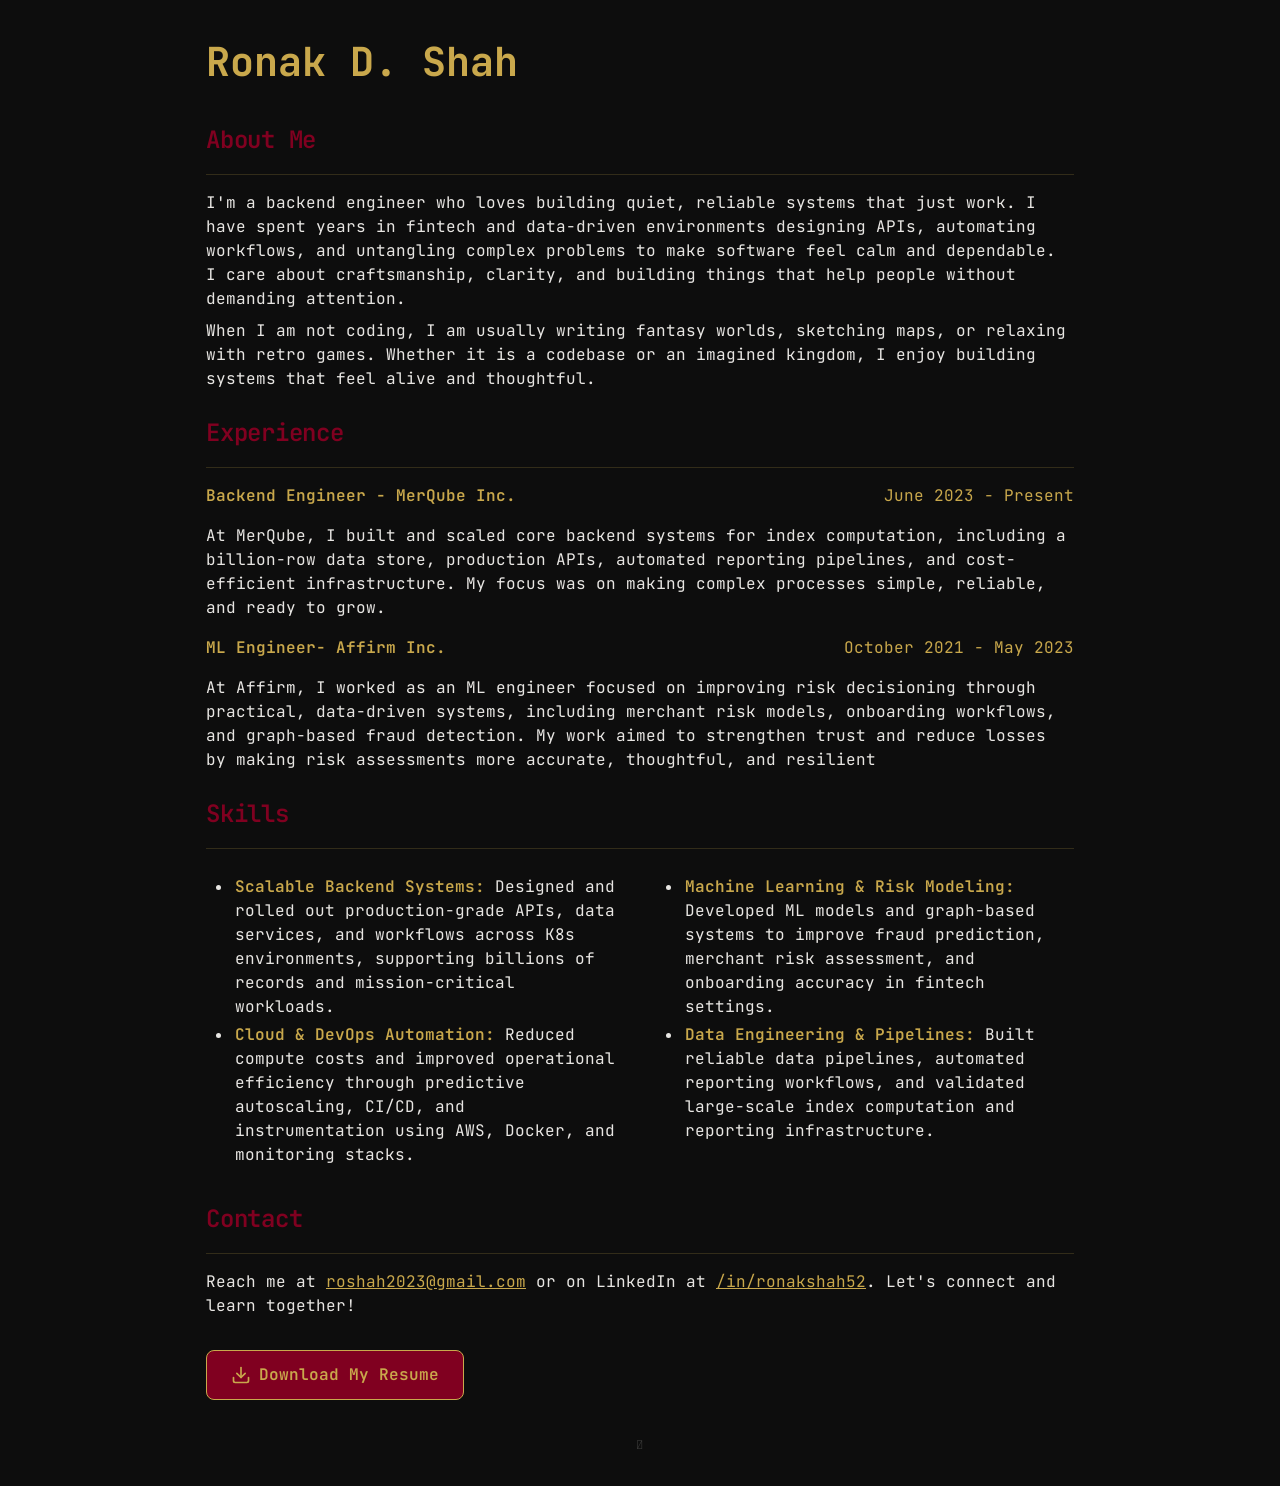
<file: index.html>
<!DOCTYPE html>
<html lang="en">
<head>
    <meta charset="utf-8">
    <meta name="viewport" content="width=device-width, initial-scale=1.0">
    <title>Ronak D. Shah</title>
    <link href="https://fonts.googleapis.com/css2?family=JetBrains+Mono:wght@400;600;700&display=swap" rel="stylesheet">
    <style>
        * {
            box-sizing: border-box;
            margin: 0;
            padding: 0;
        }

        body {
            font-family: 'JetBrains Mono', monospace;
            line-height: 1.5;
            color: #E8E6E3;
            background: #0D0D0D;
            max-width: 900px;
            margin: 2em auto;
            padding: 0 1em;
        }

        .cover-image {
            width: 100%;
            max-height: 30vh;
            object-fit: cover;
            object-position: center 50%;
        }

        .header-icon {
            font-size: 3rem;
            margin: -0.72em 0 1rem 0.07em;
        }

        h1 {
            font-size: 2.5rem;
            font-weight: 700;
            margin-bottom: 0.75em;
            color: #C9A84C;
        }

        h2 {
            font-size: 1.5rem;
            font-weight: 600;
            margin-top: 1.5rem;
            letter-spacing: -0.01em;
            color: #800020;
        }

        p {
            margin: 0.5em 0;
        }

        a {
            color: #C9A84C;
            text-decoration: underline;
        }

        a:hover {
            color: #e0be6a;
        }

        hr {
            border: none;
            border-bottom: 1px solid rgba(201, 168, 76, 0.2);
            margin: 1em 0;
        }

        .download-btn {
            display: inline-flex;
            align-items: center;
            gap: 0.5rem;
            background: #800020;
            color: #C9A84C;
            padding: 0.75rem 1.5rem;
            border-radius: 8px;
            text-decoration: none;
            font-weight: 600;
            transition: background 0.2s;
            border: 1px solid #C9A84C;
        }

        .download-btn:hover {
            background: #a0002a;
            color: #e0be6a;
        }

        .download-btn svg {
            width: 20px;
            height: 20px;
        }

        .columns {
            display: flex;
            gap: 2em;
            margin: 1em 0;
            align-items: baseline;
        }

        .column {
            flex: 1;
            min-width: 0;
        }

        .column-60 {
            flex: 0 0 60%;
        }

        .column-40 {
            flex: 0 0 calc(40% - 2em);
        }

        .date-column {
            text-align: right;
            color: #C9A84C;
        }

        ul {
            padding-left: 1.7em;
            margin: 0.6em 0;
        }

        li {
            padding-left: 0.1em;
            margin: 0.3em 0;
        }

        strong {
            font-weight: 600;
            color: #C9A84C;
        }

        @media (max-width: 768px) {
            .columns {
                flex-direction: column;
                gap: 0.5em;
            }

            .column-60, .column-40 {
                flex: 1;
            }
        }
    </style>
</head>
<body>
    <header>
        <h1>Ronak D. Shah</h1>
    </header>

    <main>
        <h2>About Me</h2>
        <hr>
        <p>I'm a backend engineer who loves building quiet, reliable systems that just work. I have spent years in fintech and data-driven environments designing APIs, automating workflows, and untangling complex problems to make software feel calm and dependable. I care about craftsmanship, clarity, and building things that help people without demanding attention.</p>
        <p>When I am not coding, I am usually writing fantasy worlds, sketching maps, or relaxing with retro games. Whether it is a codebase or an imagined kingdom, I enjoy building systems that feel alive and thoughtful.</p>

        <h2>Experience</h2>
        <hr>
        <div class="columns">
            <div class="column-60">
                <strong>Backend Engineer - MerQube Inc.</strong>
            </div>
            <div class="column-40 date-column">
                June 2023 - Present
            </div>
        </div>
        <p>At MerQube, I built and scaled core backend systems for index computation, including a billion-row data store, production APIs, automated reporting pipelines, and cost-efficient infrastructure. My focus was on making complex processes simple, reliable, and ready to grow.</p>

        <div class="columns">
            <div class="column-60">
                <strong>ML Engineer- Affirm Inc.</strong>
            </div>
            <div class="column-40 date-column">
                October 2021 - May 2023
            </div>
        </div>
        <p>At Affirm, I worked as an ML engineer focused on improving risk decisioning through practical, data-driven systems, including merchant risk models, onboarding workflows, and graph-based fraud detection. My work aimed to strengthen trust and reduce losses by making risk assessments more accurate, thoughtful, and resilient</p>

        <h2>Skills</h2>
        <hr>
        <div class="columns">
            <div class="column">
                <ul>
                    <li><strong>Scalable Backend Systems:</strong> Designed and rolled out production-grade APIs, data services, and workflows across K8s environments, supporting billions of records and mission-critical workloads.</li>
                    <li><strong>Cloud & DevOps Automation:</strong> Reduced compute costs and improved operational efficiency through predictive autoscaling, CI/CD, and instrumentation using AWS, Docker, and monitoring stacks.</li>
                </ul>
            </div>
            <div class="column">
                <ul>
                    <li><strong>Machine Learning & Risk Modeling:</strong> Developed ML models and graph-based systems to improve fraud prediction, merchant risk assessment, and onboarding accuracy in fintech settings.</li>
                    <li><strong>Data Engineering & Pipelines:</strong> Built reliable data pipelines, automated reporting workflows, and validated large-scale index computation and reporting infrastructure.</li>
                </ul>
            </div>
        </div>

        <h2>Contact</h2>
        <hr>
        <p>Reach me at <a href="mailto:roshah2023@gmail.com">roshah2023@gmail.com</a> or on LinkedIn at <a href="http://www.linkedin.com/in/ronakshah52">/in/ronakshah52</a>. Let's connect and learn together!</p>

        <div style="margin-top: 2em;">
            <a href="https://drive.google.com/uc?export=download&id=1X9fknDN3qjlEXfnrLOmN-hi9WffICF1E" class="download-btn" download="Ronak_Shah_Resume.pdf">
                <svg viewBox="0 0 24 24" fill="none" stroke="currentColor" stroke-width="2" stroke-linecap="round" stroke-linejoin="round">
                    <path d="M21 15v4a2 2 0 0 1-2 2H5a2 2 0 0 1-2-2v-4"></path>
                    <polyline points="7 10 12 15 17 10"></polyline>
                    <line x1="12" y1="15" x2="12" y2="3"></line>
                </svg>
                Download My Resume
            </a>
        </div>
    </main>
    <footer style="text-align: center; margin: 3em 0 1em; opacity: 0.2; font-size: 0.75rem; letter-spacing: 0.15em;">𓌀</footer>
    <script>
        console.log('%c██████╗  █████╗      ██╗██████╗  █████╗ ███╗   ██╗ ██████╗ ██████╗  █████╗ ██╗     ██╗\n██╔══██╗██╔══██╗     ██║██╔══██╗██╔══██╗████╗  ██║██╔════╝ ██╔══██╗██╔══██╗██║     ██║\n██████╔╝███████║     ██║██████╔╝███████║██╔██╗ ██║██║  ███╗██████╔╝███████║██║     ██║\n██╔══██╗██╔══██║██   ██║██╔══██╗██╔══██║██║╚██╗██║██║   ██║██╔══██╗██╔══██║██║     ██║\n██████╔╝██║  ██║╚█████╔╝██║  ██║██║  ██║██║ ╚████║╚██████╔╝██████╔╝██║  ██║███████╗██║\n╚═════╝ ╚═╝  ╚═╝ ╚════╝ ╚═╝  ╚═╝╚═╝  ╚═╝╚═╝  ╚═══╝ ╚═════╝ ╚═════╝ ╚═╝  ╚═╝╚══════╝╚═╝', 'color: #C9A84C; font-family: monospace; font-size: 10px; line-height: 1.2;');
    </script>
</body>
</html>
</file>
